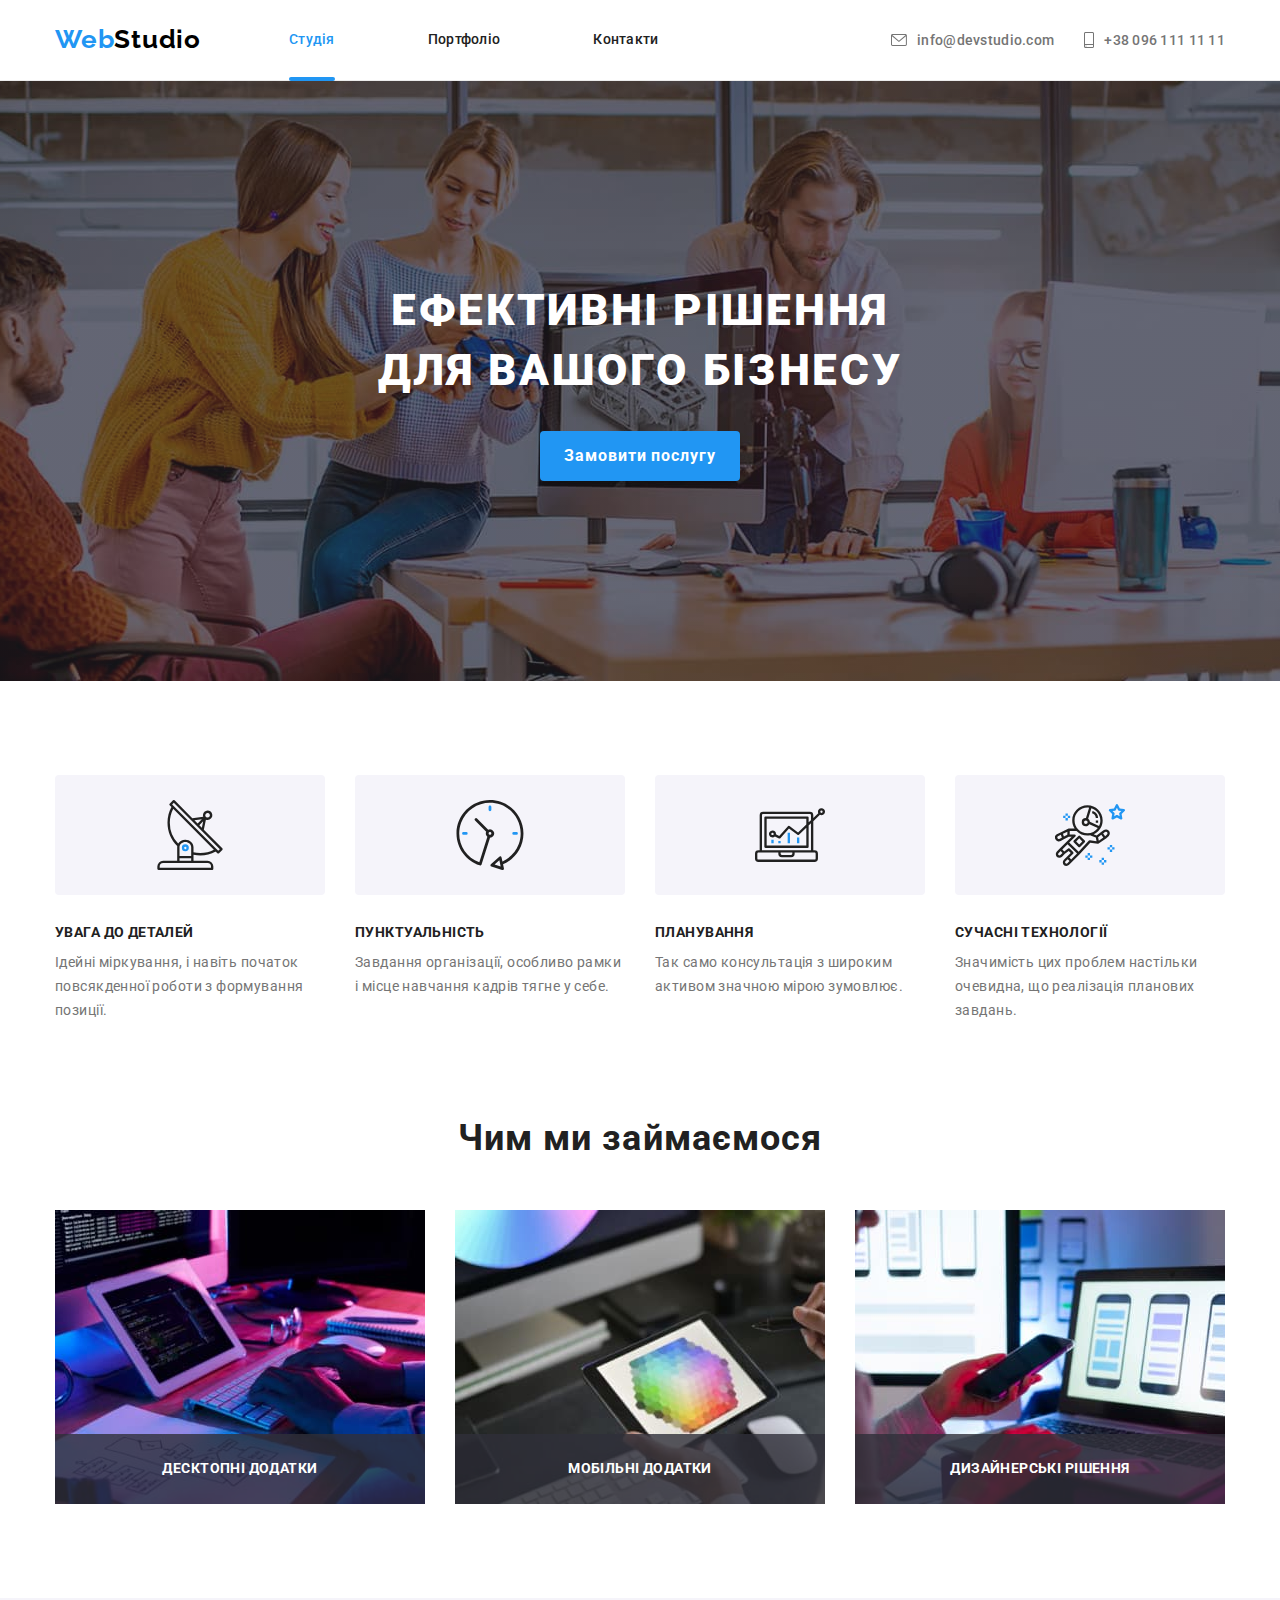
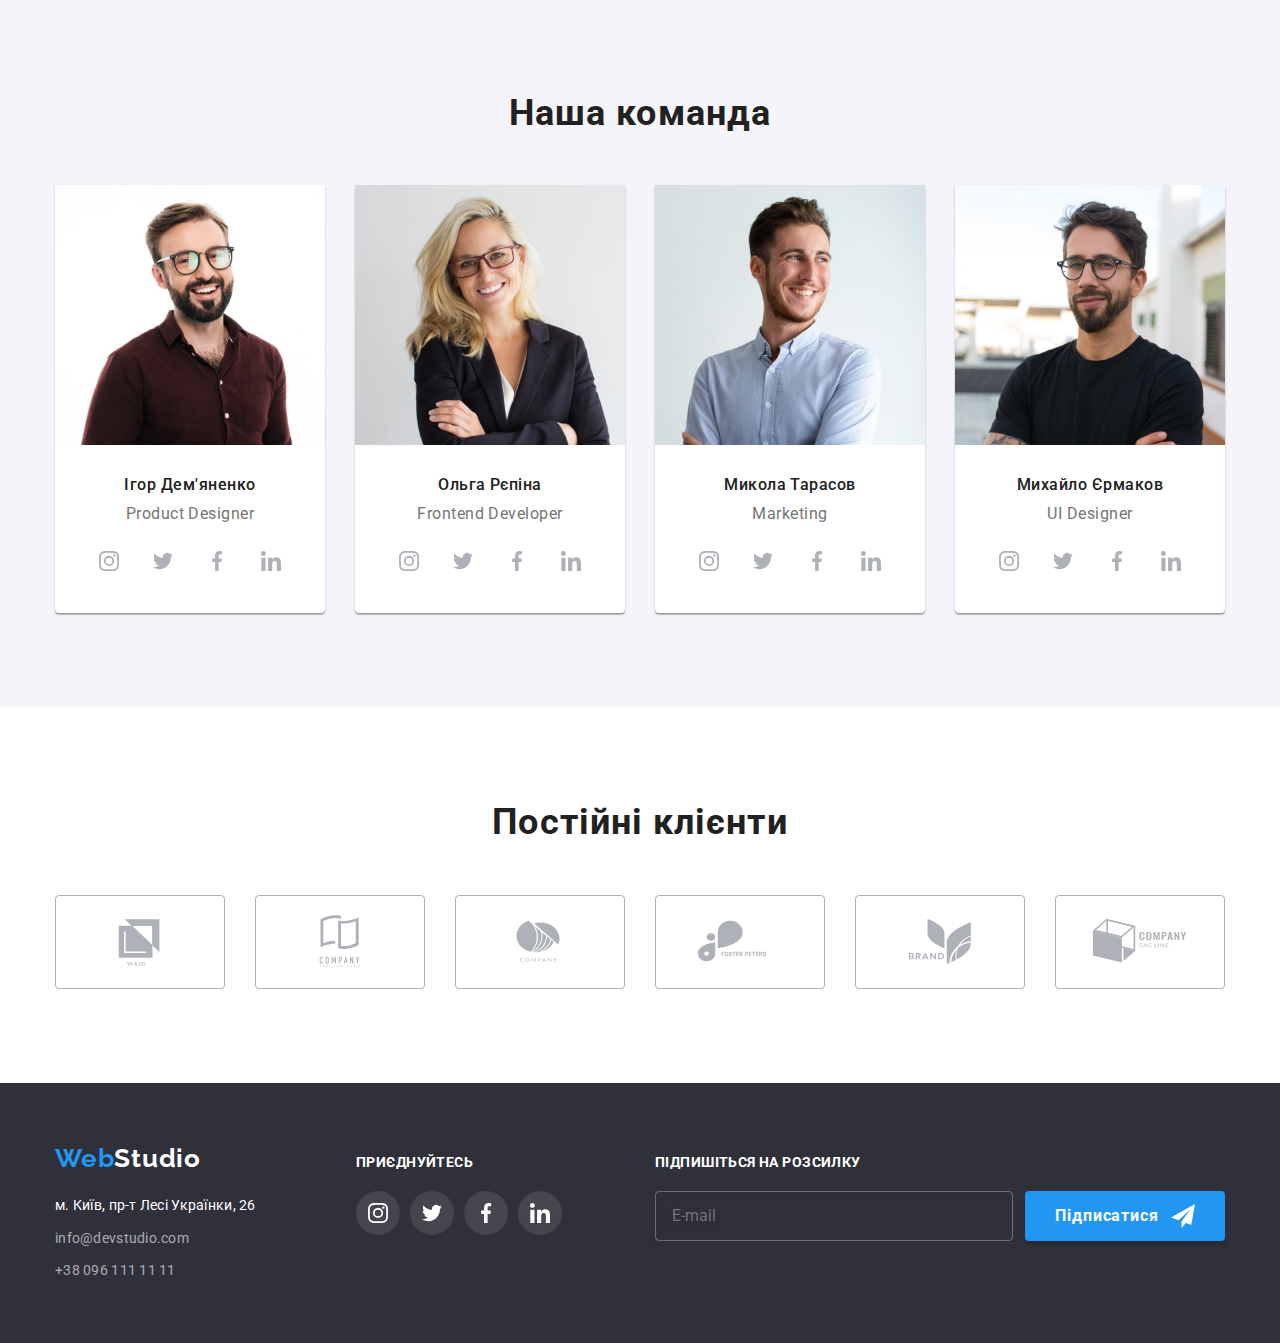
<file: index.html>
<!DOCTYPE html>
<html lang="en">
  <head>
    <meta charset="UTF-8" />
    <meta http-equiv="X-UA-Compatible" content="IE=edge" />
    <meta name="viewport" content="width=device-width, initial-scale=1.0" />
    <title>Document</title>
    <link rel="preconnect" href="https://fonts.googleapis.com" />
    <link rel="preconnect" href="https://fonts.gstatic.com" crossorigin />
    <link
      href="https://fonts.googleapis.com/css2?family=Raleway:wght@700&family=Roboto:wght@400;500;700;900&display=swap"
      rel="stylesheet"
    />
    <link
      rel="stylesheet"
      href="https://cdnjs.cloudflare.com/ajax/libs/modern-normalize/1.1.0/modern-normalize.min.css"
    />
    <!-- <link rel="stylesheet" href="./css/style.css" /> -->
    <link rel="stylesheet" href="./css/main.min.css" />
  </head>
  <body>
    <header class="header">
      <div class="container header__container">
        <nav class="header__nav navigation">
          <a class="logo logo--black" href="./index.html"> Web<span>Studio</span></a>
          <ul class="navigation__list list">
            <li class="navigation__item">
              <a class="navigation__link navigation__link--current" href="./index.html">Студія</a>
            </li>
            <li class="navigation__item">
              <a class="navigation__link" href="./portfolio.html">Портфоліо</a>
            </li>
            <li class="navigation__item"><a class="navigation__link" href="/">Контакти</a></li>
          </ul>
        </nav>
        <ul class="header-contacts list">
          <li class="header-contacts__item">
            <a class="header-contacts__link" href="mailto:mango@mail.pig">
              <svg class="header-contacts__icon header-contacts__icon--meil">
                <use href="./images/icons.svg#icon-meil"></use>
              </svg>
              info@devstudio.com
            </a>
          </li>
          <li class="header-contacts__item">
            <a class="header-contacts__link" href="tel:+1112223344">
              <svg class="header-contacts__icon header-contacts__icon--smartphone">
                <use href="./images/icons.svg#icon-smartphone"></use>
              </svg>
              +38 096 111 11 11</a
            >
          </li>
        </ul>
      </div>
    </header>
    <main>
      <section class="section hero__overlay">
        <div class="container">
          <h1 class="hero__title">
            Ефективні рішення<br />
            для вашого бізнесу
          </h1>
          <button data-modal-open class="button button--primary" type="button">
            Замовити послугу
          </button>
        </div>
      </section>

      <!-- advantages -->
      <section class="section advantages">
        <div class="container">
          <ul class="advantages row list">
            <li class="advantages__item">
              <div class="advantages__icon-box">
                <svg class="advantages__icon">
                  <use href="./images/icons.svg#icon-antenna"></use>
                </svg>
              </div>
              <h2 class="advantages__title">УВАГА ДО ДЕТАЛЕЙ</h2>
              <p class="advantages__text">
                Ідейні міркування, і навіть початок повсякденної роботи з формування позиції.
              </p>
            </li>
            <li class="advantages__item">
              <div class="advantages__icon-box">
                <svg class="advantages__icon">
                  <use href="./images/icons.svg#icon-clock"></use>
                </svg>
              </div>
              <h2 class="advantages__title">ПУНКТУАЛЬНІСТЬ</h2>
              <p class="advantages__text">
                Завдання організації, особливо рамки і місце навчання кадрів тягне у себе.
              </p>
            </li>
            <li class="advantages__item">
              <div class="advantages__icon-box">
                <svg class="advantages__icon">
                  <use href="./images/icons.svg#icon-diagram"></use>
                </svg>
              </div>
              <h2 class="advantages__title">ПЛАНУВАННЯ</h2>
              <p class="advantages__text">
                Так само консультація з широким активом значною мірою зумовлює.
              </p>
            </li>
            <li class="advantages__item">
              <div class="advantages__icon-box">
                <svg class="advantages__icon">
                  <use href="./images/icons.svg#icon-astronaut"></use>
                </svg>
              </div>
              <h2 class="advantages__title">СУЧАСНІ ТЕХНОЛОГІЇ</h2>
              <p class="advantages__text">
                Значимість цих проблем настільки очевидна, що реалізація планових завдань.
              </p>
            </li>
          </ul>
        </div>
      </section>

      <!-- section works -->
      <section class="section">
        <div class="container">
          <h2 class="section-title">Чим ми займаємося</h2>
          <ul class="row list">
            <li class="works__item">
              <img src="./images/work-1.jpg" class="works__img" alt="Studing" />
              <p class="works__title">Десктопні додатки</p>
            </li>
            <li class="works__item">
              <img src="./images/work-2.jpg" class="works__img" alt="Development a site" />
              <p class="works__title">Мобільні додатки</p>
            </li>
            <li class="works__item">
              <img
                src="./images/work-3.jpg"
                class="works__img"
                alt="Creating a design"
                width="370"
              />
              <p class="works__title">Дизайнерські рішення</p>
            </li>
          </ul>
        </div>
      </section>

      <!-- section team -->
      <section class="section team">
        <div class="container">
          <h2 class="section-title">Наша команда</h2>
          <ul class="team row list">
            <li class="team__item">
              <img class="teqm__img" src="./images/team-1.jpg" alt="Product Designer" />
              <div class="team__box">
                <h3 class="team__name">Ігор Дем'яненко</h3>
                <p class="team__job">Product Designer</p>
                <ul class="social list">
                  <li class="social__item">
                    <a class="social__link" href="">
                      <svg class="social__icon">
                        <use href="./images/icons.svg#icon-instagram"></use>
                      </svg>
                    </a>
                  </li>
                  <li class="social__item">
                    <a class="social__link" href="">
                      <svg class="social__icon">
                        <use href="./images/icons.svg#icon-twitter"></use>
                      </svg>
                    </a>
                  </li>
                  <li class="social__item">
                    <a class="social__link" href="">
                      <svg class="social__icon">
                        <use href="./images/icons.svg#icon-facebook"></use>
                      </svg>
                    </a>
                  </li>
                  <li class="social__item">
                    <a class="social__link" href="">
                      <svg class="social__icon">
                        <use href="./images/icons.svg#icon-linkedin"></use>
                      </svg>
                    </a>
                  </li>
                </ul>
              </div>
            </li>
            <li class="team__item">
              <img class="teqm__img" src="./images/team-4.jpg" alt="Frontend Developer" />
              <div class="team__box">
                <h3 class="team__name">Ольга Рєпіна</h3>
                <p class="team__job">Frontend Developer</p>
                <ul class="social list">
                  <li class="social__item">
                    <a class="social__link" href="">
                      <svg class="social__icon">
                        <use href="./images/icons.svg#icon-instagram"></use>
                      </svg>
                    </a>
                  </li>
                  <li class="social__item">
                    <a class="social__link" href="">
                      <svg class="social__icon">
                        <use href="./images/icons.svg#icon-twitter"></use>
                      </svg>
                    </a>
                  </li>
                  <li class="social__item">
                    <a class="social__link" href="">
                      <svg class="social__icon">
                        <use href="./images/icons.svg#icon-facebook"></use>
                      </svg>
                    </a>
                  </li>
                  <li class="social__item">
                    <a class="social__link" href="">
                      <svg class="social__icon">
                        <use href="./images/icons.svg#icon-linkedin"></use>
                      </svg>
                    </a>
                  </li>
                </ul>
              </div>
            </li>
            <li class="team__item">
              <img class="teqm__img" src="./images/team-3.jpg" alt="Marketing" />
              <div class="team__box">
                <h3 class="team__name">Микола Тарасов</h3>
                <p class="team__job">Marketing</p>
                <ul class="social list">
                  <li class="social__item">
                    <a class="social__link" href="">
                      <svg class="social__icon instagram">
                        <use href="./images/icons.svg#icon-instagram"></use>
                      </svg>
                    </a>
                  </li>
                  <li class="social__item">
                    <a class="social__link" href="">
                      <svg class="social__icon linkedin">
                        <use href="./images/icons.svg#icon-twitter"></use>
                      </svg>
                    </a>
                  </li>
                  <li class="social__item">
                    <a class="social__link" href="">
                      <svg class="social__icon linkedin">
                        <use href="./images/icons.svg#icon-facebook"></use>
                      </svg>
                    </a>
                  </li>
                  <li class="social__item">
                    <a class="social__link" href="">
                      <svg class="social__icon linkedin">
                        <use href="./images/icons.svg#icon-linkedin"></use>
                      </svg>
                    </a>
                  </li>
                </ul>
              </div>
            </li>
            <li class="team__item">
              <img class="teqm__img" src="./images/team-2.jpg" alt="UI Designer" />
              <div class="team__box">
                <h3 class="team__name">Михайло Єрмаков</h3>
                <p class="team__job">UI Designer</p>
                <ul class="social social__team list">
                  <li class="social__item">
                    <a class="social__link" href="">
                      <svg class="social__icon">
                        <use href="./images/icons.svg#icon-instagram"></use>
                      </svg>
                    </a>
                  </li>
                  <li class="social__item">
                    <a class="social__link" href="">
                      <svg class="social__icon">
                        <use href="./images/icons.svg#icon-twitter"></use>
                      </svg>
                    </a>
                  </li>
                  <li class="social__item">
                    <a class="social__link" href="">
                      <svg class="social__icon">
                        <use href="./images/icons.svg#icon-facebook"></use>
                      </svg>
                    </a>
                  </li>
                  <li class="social__item">
                    <a class="social__link" href="">
                      <svg class="social__icon">
                        <use href="./images/icons.svg#icon-linkedin"></use>
                      </svg>
                    </a>
                  </li>
                </ul>
              </div>
            </li>
          </ul>
        </div>
      </section>

      <!-- Clients -->
      <section class="section clients">
        <div class="container">
          <h2 class="section-title">Постійні клієнти</h2>
          <ul class="row list">
            <li class="clients__item">
              <a href="" target="_blank" class="clients__link">
                <svg class="clients__icon">
                  <use href="./images/icons.svg#icon-logo-1"></use>
                </svg>
              </a>
            </li>
            <li class="clients__item">
              <a href="" target="_blank" class="clients__link">
                <svg class="clients__icon">
                  <use href="./images/icons.svg#icon-logo-2"></use>
                </svg>
              </a>
            </li>
            <li class="clients__item">
              <a href="" target="_blank" class="clients__link">
                <svg class="clients__icon">
                  <use href="./images/icons.svg#icon-logo-3"></use>
                </svg>
              </a>
            </li>
            <li class="clients__item">
              <a href="" target="_blank" class="clients__link">
                <svg class="clients__icon">
                  <use href="./images/icons.svg#icon-logo-4"></use>
                </svg>
              </a>
            </li>
            <li class="clients__item">
              <a href="" target="_blank" class="clients__link">
                <svg class="clients__icon">
                  <use href="./images/icons.svg#icon-logo-5"></use>
                </svg>
              </a>
            </li>
            <li class="clients__item">
              <a href="" target="_blank" class="clients__link">
                <svg class="clients__icon">
                  <use href="./images/icons.svg#icon-logo-6"></use>
                </svg>
              </a>
            </li>
          </ul>
        </div>
      </section>

      <!-- Modal window -->
      <div class="backdrop is-hidden" data-modal>
        <div class="popup">
          <button data-modal-close class="popup__close-btn btn-reset" type="button">
            <svg class="popup__close-icon">
              <use href="./images/icons.svg#icon-close"></use>
            </svg>
          </button>
          <section class="popup__form">
            <h1 class="popup__title">Залиште свої дані, ми вам передзвонимо</h1>
            <form class="form-popup" autocomplete="off">
              <div role="group">
                <div class="form-popup__field">
                  <label for="name" class="form-popup__label">Ім'я</label>
                  <input type="text" class="form-popup__input" name="name" id="name" />
                  <svg class="form-popup__icon">
                    <use href="./images/icons.svg#icon-person"></use>
                  </svg>
                </div>
                <div class="form-popup__field">
                  <label for="phone" class="form-popup__label">Телефон</label>
                  <input type="tel" class="form-popup__input" name="phone" id="phone" />
                  <svg class="form-popup__icon">
                    <use href="./images/icons.svg#icon-email"></use>
                  </svg>
                </div>
                <div class="form-popup__field">
                  <label for="emeil" class="form-popup__label">Пошта</label>
                  <input type="email" class="form-popup__input" name="emeil" id="emeil" />
                  <svg class="form-popup__icon">
                    <use href="./images/icons.svg#icon-phone"></use>
                  </svg>
                </div>
              </div>
              <div class="form-popup__field">
                <label for="comment" class="form-popup__label">Коментар</label>
                <textarea
                  class="form-popup__comment"
                  name="comment"
                  placeholder="Введіть текст"
                  id="comment"
                ></textarea>
              </div>
              <div class="form-popup__field form-popup__field--checkbox">
                <label class="form-popup__label form-popup__label--checkbox">
                  <input
                    class="form-popup__checkbox"
                    type="checkbox"
                    name="policy"
                    value="policy"
                  />
                  <span class="form-popup__check-icon"></span>
                  Погоджуюся з розсилкою та приймаю&nbsp;
                  <a href="/">Умови договору</a>
                </label>
              </div>

              <button type="submit" class="button button--primary form-popup__btn">
                Відправити
              </button>
            </form>
          </section>
        </div>
      </div>
    </main>

    <footer class="footer">
      <div class="container footer__container">
        <div class="footer__col-contact">
          <a class="logo logo--white" href="./index.html">Web<span>Studio</span></a>
          <address class="contact">
            <ul class="contact__list list">
              <li class="contact__item">
                <a class="contact__link contact__link--white" href=""
                  >м. Київ, пр-т Лесі Українки, 26</a
                >
              </li>
              <li class="contact__item">
                <a class="contact__link" href="mailto:mango@mail.pig">info@devstudio.com</a>
              </li>
              <li class="contact__item">
                <a class="contact__link" href="tel:+1112223344">+38 096 111 11 11</a>
              </li>
            </ul>
          </address>
        </div>
        <div class="footer__col-social">
          <h2 class="footer__title">приєднуйтесь</h2>
          <ul class="social list">
            <li class="social__item">
              <a class="social__link social__link--dark" href="" target="_blank">
                <svg class="social__icon">
                  <use href="./images/icons.svg#icon-instagram"></use>
                </svg>
              </a>
            </li>
            <li class="social-item">
              <a class="social__link social__link--dark" href="">
                <svg class="social__icon">
                  <use href="./images/icons.svg#icon-twitter"></use>
                </svg>
              </a>
            </li>
            <li class="social-item">
              <a class="social__link social__link--dark" href="">
                <svg class="social__icon">
                  <use href="./images/icons.svg#icon-facebook"></use>
                </svg>
              </a>
            </li>
            <li class="social-item">
              <a class="social__link social__link--dark" href="">
                <svg class="social__icon">
                  <use href="./images/icons.svg#icon-linkedin"></use>
                </svg>
              </a>
            </li>
          </ul>
        </div>
        <div class="footer__col-mailing">
          <form class="form-footer">
            <label class="form-footer__field">
              <span class="footer__title">Підпишіться на розсилку</span>
              <input
                type="email"
                class="form-footer__input"
                name="meil-footer"
                placeholder="E-mail"
              />
            </label>

            <button type="submit" class="button button--primary form-footer__btn">
              Підписатися
              <svg class="form-footer__icon">
                <use href="./images/icons.svg#icon-send"></use>
              </svg>
            </button>
          </form>
        </div>
      </div>
    </footer>

    <script src="./js/modal.js"></script>
  </body>
</html>
</file>
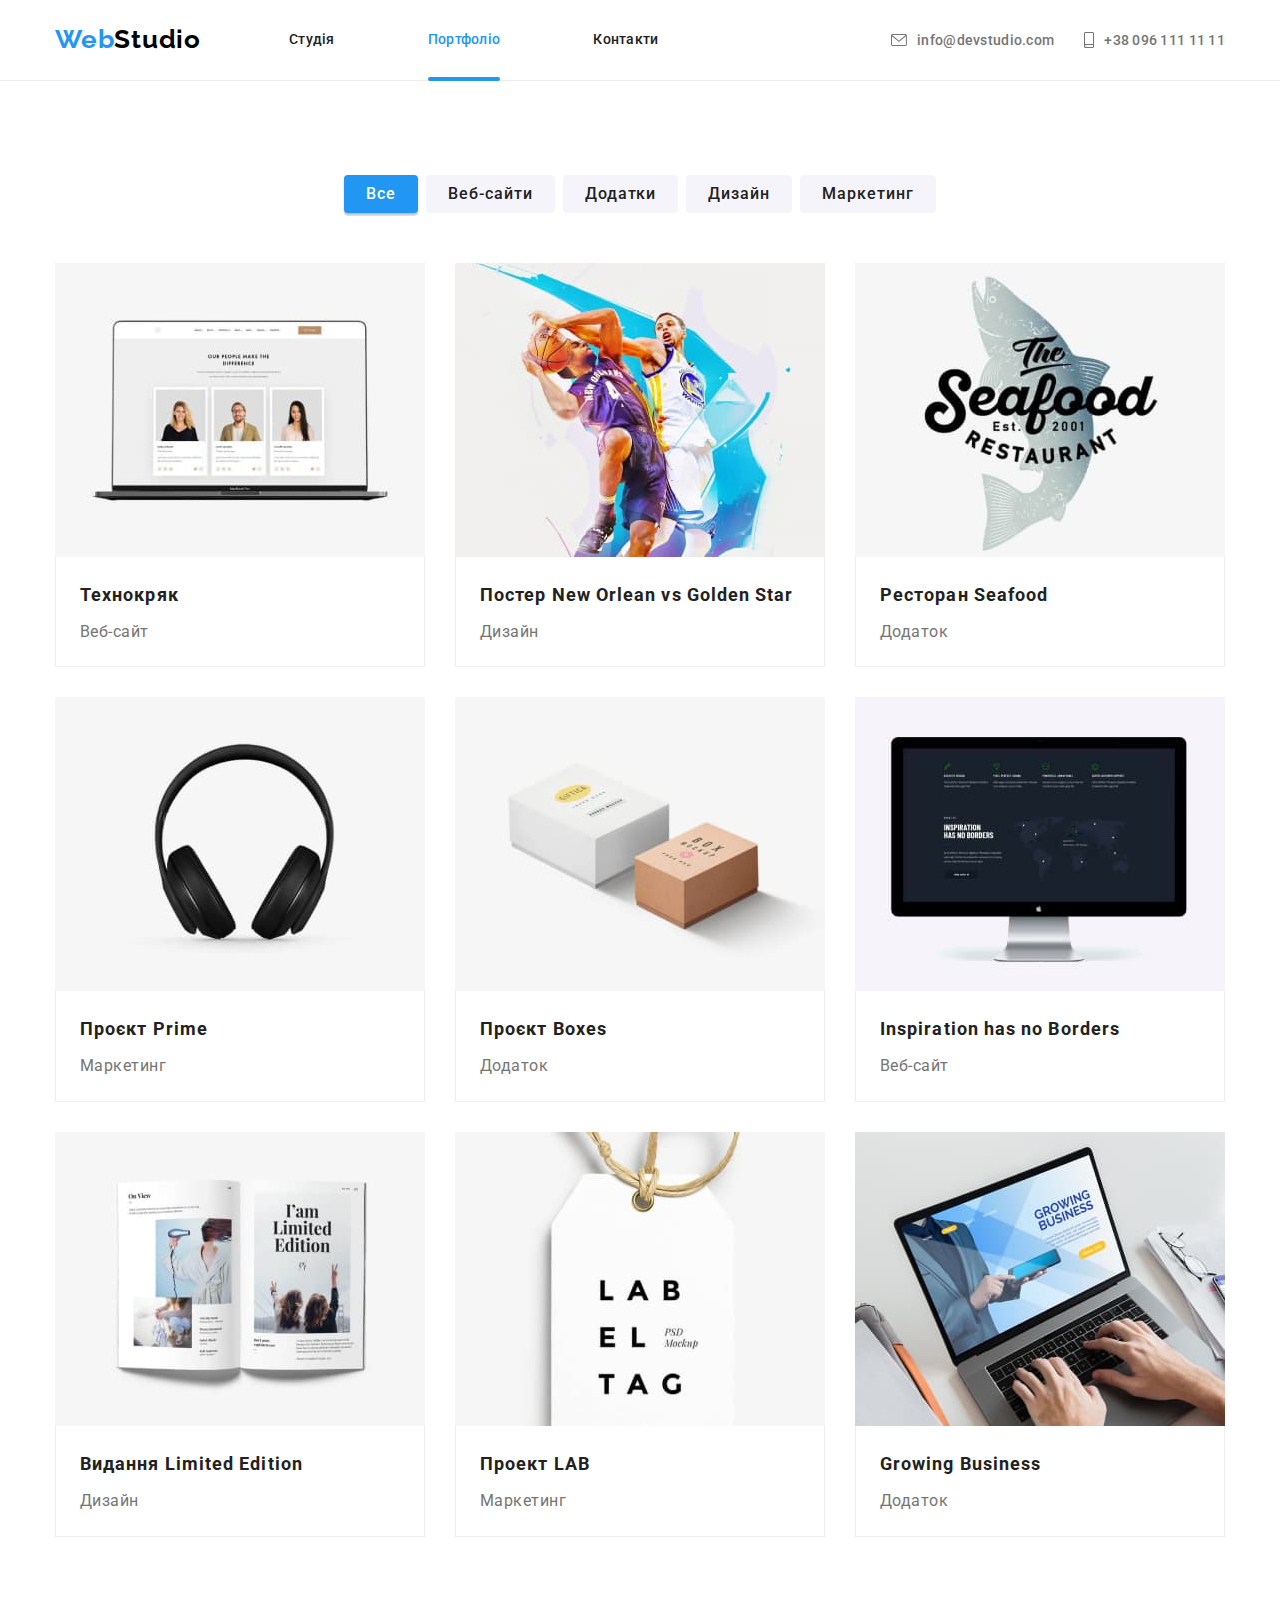
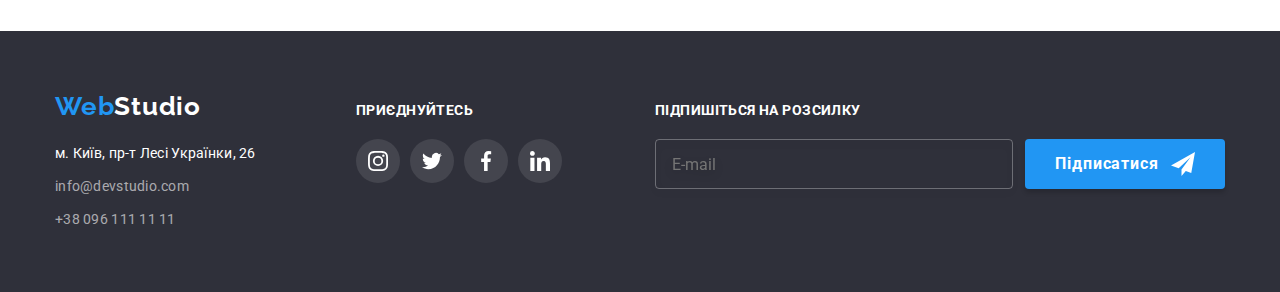
<file: portfolio.html>
<!DOCTYPE html>
<html lang="en">
  <head>
    <meta charset="UTF-8" />
    <meta http-equiv="X-UA-Compatible" content="IE=edge" />
    <meta name="viewport" content="width=device-width, initial-scale=1.0" />
    <title>Document</title>
    <link rel="preconnect" href="https://fonts.googleapis.com" />
    <link rel="preconnect" href="https://fonts.gstatic.com" crossorigin />
    <link
      href="https://fonts.googleapis.com/css2?family=Raleway:wght@700&family=Roboto:wght@400;500;700;900&display=swap"
      rel="stylesheet"
    />
    <link
      rel="stylesheet"
      href="https://cdnjs.cloudflare.com/ajax/libs/modern-normalize/1.1.0/modern-normalize.min.css"
    />
    <!-- <link rel="stylesheet" href="./css/style.css" /> -->
    <link rel="stylesheet" href="./css/main.min.css" />
  </head>
  <body>
    <header class="header">
      <div class="container header__container">
        <nav class="header__nav navigation">
          <a class="logo logo--black" href="./index.html"> Web<span>Studio</span></a>
          <ul class="navigation__list list">
            <li class="navigation__item">
              <a class="navigation__link" href="./index.html">Студія</a>
            </li>
            <li class="navigation__item">
              <a class="navigation__link navigation__link--current" href="./portfolio.html"
                >Портфоліо</a
              >
            </li>
            <li class="navigation__item"><a class="navigation__link" href="/">Контакти</a></li>
          </ul>
        </nav>
        <ul class="header-contacts list">
          <li class="header-contacts__item">
            <a class="header-contacts__link" href="mailto:mango@mail.pig">
              <svg class="header-contacts__icon header-contacts__icon--meil">
                <use href="./images/icons.svg#icon-meil"></use>
              </svg>
              info@devstudio.com
            </a>
          </li>
          <li class="header-contacts__item">
            <a class="header-contacts__link" href="tel:+1112223344">
              <svg class="header-contacts__icon header-contacts__icon--smartphone">
                <use href="./images/icons.svg#icon-smartphone"></use>
              </svg>
              +38 096 111 11 11</a
            >
          </li>
        </ul>
      </div>
    </header>

    <main>
      <!-- filter -->
      <div class="section">
        <div class="container">
          <ul class="filter list">
            <li class="filter__item">
              <button class="button__tab button__tab--active" type="button">Все</button>
            </li>
            <li class="filter__item">
              <button class="button__tab" type="button">Веб-сайти</button>
            </li>
            <li class="filter__item">
              <button class="button__tab" type="button">Додатки</button>
            </li>
            <li class="filter__item">
              <button class="button__tab" type="button">Дизайн</button>
            </li>
            <li class="filter__item">
              <button class="button__tab" type="button">Маркетинг</button>
            </li>
          </ul>

          <!-- works -->
          <section>
            <ul class="portfolio list">
              <li class="portfolio__item">
                <div class="portfolio__thumb">
                  <img src="./images/portfolio-1.jpg" alt="portfolio 1" />
                  <p class="portfolio__description">
                    Ресурс пропонує комплексні пропозиції з різним рівнем функціоналу та сервісів.
                    Все це дозволить відвідувачу отримати вичерпні відомості про компанію чи
                    приватну особу.
                  </p>
                </div>
                <div class="portfolio__info-box">
                  <h3 class="portfolio__title">Технокряк</h3>
                  <p class="portfolio__type">Веб-сайт</p>
                </div>
              </li>
              <li class="portfolio__item">
                <div class="portfolio__thumb">
                  <img src="./images/portfolio-2.jpg" alt="portfolio 2" />
                  <p class="portfolio__description">
                    Ресурс пропонує комплексні пропозиції з різним рівнем функціоналу та сервісів.
                    Все це дозволить відвідувачу отримати вичерпні відомості про компанію чи
                    приватну особу.
                  </p>
                </div>
                <div class="portfolio__info-box">
                  <h3 class="portfolio__title">Постер New Orlean vs Golden Star</h3>
                  <p class="portfolio__type">Дизайн</p>
                </div>
              </li>
              <li class="portfolio__item">
                <div class="portfolio__thumb">
                  <img src="./images/portfolio-3.jpg" alt="portfolio 3" />
                  <p class="portfolio__description">
                    Ресурс пропонує комплексні пропозиції з різним рівнем функціоналу та сервісів.
                    Все це дозволить відвідувачу отримати вичерпні відомості про компанію чи
                    приватну особу.
                  </p>
                </div>
                <div class="portfolio__info-box">
                  <h3 class="portfolio__title">Ресторан Seafood</h3>
                  <p class="portfolio__type">Додаток</p>
                </div>
              </li>
              <li class="portfolio__item">
                <div class="portfolio__thumb">
                  <img src="./images/portfolio-4.jpg" alt="portfolio 4" />
                  <p class="portfolio__description">
                    Ресурс пропонує комплексні пропозиції з різним рівнем функціоналу та сервісів.
                    Все це дозволить відвідувачу отримати вичерпні відомості про компанію чи
                    приватну особу.
                  </p>
                </div>
                <div class="portfolio__info-box">
                  <h3 class="portfolio__title">Проєкт Prime</h3>
                  <p class="portfolio__type">Маркетинг</p>
                </div>
              </li>
              <li class="portfolio__item">
                <div class="portfolio__thumb">
                  <img src="./images/portfolio-5.jpg" alt="portfolio 5" />
                  <p class="portfolio__description">
                    Ресурс пропонує комплексні пропозиції з різним рівнем функціоналу та сервісів.
                    Все це дозволить відвідувачу отримати вичерпні відомості про компанію чи
                    приватну особу.
                  </p>
                </div>
                <div class="portfolio__info-box">
                  <h3 class="portfolio__title">Проєкт Boxes</h3>
                  <p class="portfolio__type">Додаток</p>
                </div>
              </li>
              <li class="portfolio__item">
                <div class="portfolio__thumb">
                  <img src="./images/portfolio-6.jpg" alt="portfolio 6" />
                  <p class="portfolio__description">
                    Ресурс пропонує комплексні пропозиції з різним рівнем функціоналу та сервісів.
                    Все це дозволить відвідувачу отримати вичерпні відомості про компанію чи
                    приватну особу.
                  </p>
                </div>
                <div class="portfolio__info-box">
                  <h3 class="portfolio__title">Inspiration has no Borders</h3>
                  <p class="portfolio__type">Веб-сайт</p>
                </div>
              </li>
              <li class="portfolio__item">
                <div class="portfolio__thumb">
                  <img src="./images/portfolio-7.jpg" alt="portfolio 7" />
                  <p class="portfolio__description">
                    Ресурс пропонує комплексні пропозиції з різним рівнем функціоналу та сервісів.
                    Все це дозволить відвідувачу отримати вичерпні відомості про компанію чи
                    приватну особу.
                  </p>
                </div>
                <div class="portfolio__info-box">
                  <h3 class="portfolio__title">Видання Limited Edition</h3>
                  <p class="portfolio__type">Дизайн</p>
                </div>
              </li>
              <li class="portfolio__item">
                <div class="portfolio__thumb">
                  <img src="./images/portfolio-8.jpg" alt="portfolio 8" />
                  <p class="portfolio__description">
                    Ресурс пропонує комплексні пропозиції з різним рівнем функціоналу та сервісів.
                    Все це дозволить відвідувачу отримати вичерпні відомості про компанію чи
                    приватну особу.
                  </p>
                </div>
                <div class="portfolio__info-box">
                  <h3 class="portfolio__title">Проект LAB</h3>
                  <p class="portfolio__type">Маркетинг</p>
                </div>
              </li>
              <li class="portfolio__item">
                <div class="portfolio__thumb">
                  <img src="./images/portfolio-9.jpg" alt="portfolio 9" />
                  <p class="portfolio__description">
                    Ресурс пропонує комплексні пропозиції з різним рівнем функціоналу та сервісів.
                    Все це дозволить відвідувачу отримати вичерпні відомості про компанію чи
                    приватну особу.
                  </p>
                </div>
                <div class="portfolio__info-box">
                  <h3 class="portfolio__title">Growing Business</h3>
                  <p class="portfolio__type">Додаток</p>
                </div>
              </li>
            </ul>
          </section>
        </div>
      </div>
    </main>

    <footer class="footer">
      <div class="container footer__container">
        <div class="footer__col-contact">
          <a class="logo logo--white" href="./index.html">Web<span>Studio</span></a>
          <address class="contact">
            <ul class="contact__list list">
              <li class="contact__item">
                <a class="contact__link contact__link--white" href=""
                  >м. Київ, пр-т Лесі Українки, 26</a
                >
              </li>
              <li class="contact__item">
                <a class="contact__link" href="mailto:mango@mail.pig">info@devstudio.com</a>
              </li>
              <li class="contact__item">
                <a class="contact__link" href="tel:+1112223344">+38 096 111 11 11</a>
              </li>
            </ul>
          </address>
        </div>
        <div class="footer__col-social">
          <h2 class="footer__title">приєднуйтесь</h2>
          <ul class="social list">
            <li class="social__item">
              <a class="social__link social__link--dark" href="" target="_blank">
                <svg class="social__icon">
                  <use href="./images/icons.svg#icon-instagram"></use>
                </svg>
              </a>
            </li>
            <li class="social-item">
              <a class="social__link social__link--dark" href="">
                <svg class="social__icon">
                  <use href="./images/icons.svg#icon-twitter"></use>
                </svg>
              </a>
            </li>
            <li class="social-item">
              <a class="social__link social__link--dark" href="">
                <svg class="social__icon">
                  <use href="./images/icons.svg#icon-facebook"></use>
                </svg>
              </a>
            </li>
            <li class="social-item">
              <a class="social__link social__link--dark" href="">
                <svg class="social__icon">
                  <use href="./images/icons.svg#icon-linkedin"></use>
                </svg>
              </a>
            </li>
          </ul>
        </div>
        <div class="footer__col-mailing">
          <form class="form-footer">
            <label class="form-footer__field">
              <span class="footer__title">Підпишіться на розсилку</span>
              <input
                type="email"
                class="form-footer__input"
                name="meil-footer"
                placeholder="E-mail"
              />
            </label>

            <button type="submit" class="button button--primary form-footer__btn">
              Підписатися
              <svg class="form-footer__icon">
                <use href="./images/icons.svg#icon-send"></use>
              </svg>
            </button>
          </form>
        </div>
      </div>
    </footer>
  </body>
</html>
</file>
<file: css/style.css>
/* первичный цвет текста #212121 */
/* вторичный цвет текста #757575*/
/* белый цвет текста #FFFFFF*/

/* белый цвет фон #F5F5F5 */
/* вторичный цвет фона #F5F4FA */
/* акцент #2196F3 */
/* серый #AFB1B8*/

:root {
  --primary-text-color: #757575;
  --title-text-color: #212121;
  --accent-color: #2196f3;
  --white-color: #fff;
  --gray-color: #afb1b8;

  --primary-bg-color: #f5f5f5;
  --secondary-bg-color: #f5f4fa;

  --timing-function: cubic-bezier(0.4, 0, 0.2, 1);
}

body {
  background-color: var(--white-color);
  color: var(--primary-text-color);
  margin: 0;

  font-family: 'Roboto', sans-serif;
}

/*----------- Утилиты ------------*/

h1,
h2,
h3,
h5,
h6,
p {
  margin-top: 0;
  margin-bottom: 0;
}

ol,
ul {
  margin-top: 0;
  margin-bottom: 0;
  padding-left: 0;
}

address {
  font-style: normal;
}

img {
  display: block;
}

.list {
  list-style: none;
}

.link {
  text-decoration: none;
}

.container {
  width: 100%;
  max-width: 1200px;
  margin-left: auto;
  margin-right: auto;
  padding-left: 15px;
  padding-right: 15px;
}

/* ------------- Header -----------*/
.header {
  border-bottom: 1px solid #ececec;
}

.main-nav {
  display: flex;
  align-items: center;
  justify-content: space-between;
}

.header-nav {
  display: flex;
}

.logo {
  align-self: center;

  font-family: 'Raleway', sans-serif;
  color: #000;
  font-weight: 700;
  font-size: 26px;
  line-height: 1.2;
  letter-spacing: 0.03em;

  text-decoration: none;
}

.logo-blue {
  color: var(--accent-color);
}

.logo-white {
  display: block;
  margin-bottom: 20px;
  color: var(--white-color);
}

/*------------ Site nav ------------*/
.site-nav {
  display: flex;
  margin-left: 93px;
}

.site-nav .item:not(:last-child) {
  margin-right: 50px;
}

.site-nav .link {
  position: relative;
  display: block;
  padding: 32px 0;

  color: var(--title-text-color);
  font-style: normal;
  font-weight: 500;
  font-size: 14px;
  line-height: 1.14;
  letter-spacing: 0.02em;
  text-decoration: none;

  transition: color 250ms var(--timing-function);
}

.site-nav .link:hover,
.site-nav .link:focus,
.site-nav .link.current {
  color: var(--accent-color);
}

/* .site-nav .link::after {
  position: absolute;
  display: block;
  content: '';
  bottom: -1px;
  height: 4px;
  background-color: var(--accent-color);
  border-radius: 2px;
  width: 100%;

  transform: scale(0);
  transition: transform 250ms var(--timing-function);
} */

.site-nav .link.current::after {
  position: absolute;
  display: block;
  content: '';
  bottom: -1px;
  height: 4px;
  background-color: var(--accent-color);
  border-radius: 2px;
  width: 100%;

  transform: scale(1);

  transition: transform 250ms var(--timing-function);
}

/*---------------- Contacts header--------------------- */
.contacts {
  display: flex;
}

.contacts .item + .item {
  margin-left: 50px;
}

.contacts .link {
  display: flex;
  align-items: center;

  color: var(--primary-text-color);
  font-weight: 500;
  font-style: normal;
  font-size: 14px;
  line-height: 1.14;
  letter-spacing: 0.02em;
  text-decoration: none;

  transition: color 250ms var(--timing-function);
}

.contacts .link:hover,
.contacts .link:focus {
  color: var(--accent-color);
}

.contacts .icon-link {
  margin-right: 10px;

  fill: currentColor;
}

.icon-smartphone {
  width: 10px;
  height: 16px;
}

.icon-meil {
  width: 16px;
  height: 12px;
}

/*--------------- Main -----------*/
.section {
  padding: 94px 0;
}

.overlay {
  display: flex;
  align-items: center;
  padding: 0;
  height: 600px;
  max-width: 1600px;
  margin-left: auto;
  margin-right: auto;
  background-color: #c4c4c4;
  background-image: linear-gradient(to right, rgba(47, 48, 58, 0.4), rgba(47, 48, 58, 0.4)),
    url('../images/hero-img.jpg');
  background-repeat: no-repeat;
  background-position: center;
  background-size: cover;

  text-align: center;
}

.hero-title {
  margin-top: 0;
  margin-bottom: 30px;

  color: var(--white-color);
  font-weight: 900;
  font-size: 44px;
  line-height: 1.36;
  letter-spacing: 0.06em;
  text-transform: uppercase;
}

.button {
  font-family: inherit;
  border: none;
  border-radius: 4px;

  font-size: 16px;
  letter-spacing: 0.06em;
  cursor: pointer;

  transition: background-color 250ms var(--timing-function), color 250ms var(--timing-function);
}

.button.primary {
  padding: 10px 32px;
  background-color: var(--accent-color);
  color: var(--white-color);
  font-weight: 700;
  line-height: 1.87;
  box-shadow: 0px 4px 4px rgba(0, 0, 0, 0.15);

  transition: background-color 250ms var(--timing-function);
}

.button.primary:hover,
.button.primary:focus {
  background-color: #188ce8;
}

.button.secondary {
  padding: 6px 22px;
  background-color: var(--secondary-bg-color);
  color: var(--title-text-color);
  font-weight: 500;
  line-height: 1.6;

  transition: background-color 250ms var(--timing-function), color 250ms var(--timing-function),
    box-shadow 250ms var(--timing-function);
}

.button.secondary:hover,
.button.secondary:focus,
.button.active {
  background-color: var(--accent-color);
  color: var(--white-color);
  box-shadow: 0px 3px 1px rgba(0, 0, 0, 0.1), 0px 1px 2px rgba(0, 0, 0, 0.08),
    0px 2px 2px rgba(0, 0, 0, 0.12);
}

.button.btn-center {
  margin-left: auto;
  margin-right: auto;
}

.section-title {
  margin-bottom: 50px;

  color: var(--title-text-color);
  font-weight: 700;
  font-size: 36px;
  line-height: 1.2;
  text-align: center;
  letter-spacing: 0.03em;
}

/*------------ Works -----------------*/

.works {
  display: flex;
  gap: 30px;
}

.works .item {
  position: relative;
  display: flex;
  width: calc((100% - 60px) / 3);
  /* width: 370px; */
}

/* .works .item:not(:last-child) {
  margin-right: 30px;
} */

.works .title-works {
  position: absolute;
  bottom: 0;
  left: 0;
  display: flex;
  align-items: center;
  justify-content: center;
  width: 100%;
  height: 70px;

  background: rgba(47, 48, 58, 0.8);
  font-weight: 700;
  font-size: 14px;
  line-height: 1.14;
  text-align: center;
  letter-spacing: 0.03em;
  text-transform: uppercase;
  color: var(--white-color);
}

/*----------------- Advantages--------------- */
.advantages {
  display: flex;
  padding-bottom: 0;
}

.advantages .item {
  width: 270px;
  /* width: calc((100% - 90) / 4); */
}

.advantages .item:not(:last-child) {
  margin-right: 30px;
}

/* SVG через ::before  */
/* .advantages .item::before {
  display: block;
  content: '';
  height: 120px;
  background-size: 70px;
  background-position: center;
  background-repeat: no-repeat;
  background-color: var(--secondary-bg-color);
  background-image: url('../images/antenna.svg');
  margin-bottom: 30px;
  border-radius: 4px;
} */

.advantages .icon-box {
  display: flex;
  align-items: center;
  justify-content: center;
  height: 120px;
  width: 100%;
  background-color: var(--secondary-bg-color);
  margin-bottom: 30px;
  border-radius: 4px;
}

.icon-box .icon {
  width: 70px;
  height: 70px;
}

.advantages-title {
  color: var(--title-text-color);
  font-weight: 700;
  font-size: 14px;
  line-height: 1.14;
  letter-spacing: 0.03em;
  text-transform: uppercase;
  margin-bottom: 10px;
}

.advantages-text {
  font-weight: 400;
  font-size: 14px;
  line-height: 1.71;
  letter-spacing: 0.03em;
}

/*-------------- Team ------------- */
.team {
  display: flex;
}

.team .item {
  display: flex;
  flex-direction: column;
  width: 270px;
  background-color: var(--white-color);
  box-shadow: 0px 1px 3px rgba(0, 0, 0, 0.12), 0px 1px 1px rgba(0, 0, 0, 0.14),
    0px 2px 1px rgba(0, 0, 0, 0.2);
  border-radius: 0px 0px 4px 4px;
}

.team .item + .item {
  margin-left: 30px;
}

.section-team {
  background-color: var(--secondary-bg-color);
}

.team-box {
  padding-top: 30px;
  padding-bottom: 30px;
}

.team-name {
  color: var(--title-text-color);
  font-weight: 500;
  font-size: 16px;
  line-height: 1.2;
  text-align: center;
  letter-spacing: 0.03em;
  margin-bottom: 10px;
}

.team-job {
  margin-bottom: 16px;

  font-size: 16px;
  line-height: 1.2;
  text-align: center;
  letter-spacing: 0.03em;
}

.social-links {
  display: flex;
  align-items: center;
  margin-right: 93px;
}

.social-links .item + .item {
  margin-left: 10px;
}

.team-box .social-links {
  padding: 0 32px;
}

.social-item .link {
  display: flex;
  align-items: center;
  justify-content: center;
  color: var(--gray-color);
  width: 44px;
  height: 44px;
  border-radius: 50%;

  transition: background-color 250ms var(--timing-function), color 250ms var(--timing-function);
}

.social-item.dark .link {
  color: var(--white-color);
  background-color: rgba(255, 255, 255, 0.1);
}

.social-item .link:hover,
.social-item .link:focus {
  background-color: var(--accent-color);
  color: var(--white-color);
}

.social-links .social-item:not(:last-child) {
  margin-right: 10px;
}

.social-item .icon-link {
  width: 20px;
  height: 20px;
  fill: currentColor;
}

/* -------------- Clients ------------------ */
.clients {
  display: flex;
}

.clients .item {
  width: 170px;
}

.clients .item + .item {
  margin-left: 30px;
  /* width: calc((100% - 60px) / 6); */
}

.clients .link {
  display: flex;
  align-items: center;
  justify-content: center;
  color: var(--gray-color);
  padding: 16px 0;
  border: 1px solid var(--gray-color);
  border-radius: 4px;

  transition: border 250ms var(--timing-function), color 250ms var(--timing-function);
}

.clients .link:hover,
.clients .link:focus {
  border: 1px solid var(--accent-color);
  color: var(--accent-color);
}

.clients .link-icon {
  width: 106px;
  height: 60px;
  fill: currentColor;
}

/* ------------ Footer ------------*/
.footer {
  background: #2f303a;
  padding: 60px 0;
}

.footer-container {
  display: flex;
}

.col-contact {
  margin-right: 70px;
}

.contacts-footer {
  display: flex;
  flex-direction: column;
  width: 231px;
}

.contacts-footer .item:not(:last-child) {
  margin-bottom: 9px;
}

.contacts-footer .link {
  color: var(--white-color);
  font-style: normal;
  font-size: 14px;
  line-height: 1.14;
  letter-spacing: 0.02em;
  text-decoration: none;

  transition: color 250ms var(--timing-function);
}

.link.white-lite {
  color: rgba(255, 255, 255, 0.6);
}

.contacts-footer .link:hover,
.contacts-footer .link:focus {
  color: var(--accent-color);
}

.title-footer {
  margin-bottom: 20px;
  padding-top: 12px;

  color: var(--white-color);
  font-weight: 700;
  font-size: 14px;
  line-height: 1.14;
  letter-spacing: 0.03em;
  text-transform: uppercase;
}

/*--------------- Form footer --------------- */

.col-mailing {
  display: flex;
  flex-direction: column;
  width: 100%;
}

.form-footer {
  display: flex;
  align-items: flex-end;
}

.input-footer {
  cursor: pointer;
  margin: 0;
  padding: 15px 16px 15px 16px;
  height: 50px;
  width: 100%;
  margin-right: 12px;

  background-color: transparent;
  font: inherit;
  border: 1px solid rgba(255, 255, 255, 0.3);
  filter: drop-shadow(0px 4px 4px rgba(0, 0, 0, 0.15));
  border-radius: 4px;

  transition: border 250ms var(--timing-function);
}

/* .input-footer:hover, */
.input-footer:focus {
  border: 1px solid var(--accent-color);
}

.input-footer::placeholder {
  color: rgba(#fff, 0.6);
}

.footer-field {
  display: flex;
  flex-direction: column;
  width: calc(100% - 212px);
  margin-right: 12px;
}

.button.footer-btn {
  padding: 0 28px;
  height: 50px;
  width: 200px;
  display: flex;
  align-items: center;
  justify-content: center;

  line-height: 1.87;
}

.icon-send {
  margin-left: 12px;
  width: 24px;
  height: 24px;
  fill: var(--white-color);
}

/*---------------- PORTFOLIO-------------------- */
.filter-tabs {
  display: flex;
  justify-content: center;
  margin-bottom: 50px;
}

.filter-tabs .item + .item {
  margin-left: 8px;
}

.portfolio {
  display: flex;
  flex-wrap: wrap;
  /* margin: -15px; */
  gap: 30px;
}

.portfolio .item {
  /* width: 370px; */
  /* margin: 15px; */
  width: calc((100% - 60px) / 3);
  /* margin-bottom: 30px; */
  /* margin-right: 30px; */
  transition: box-shadow 250ms var(--timing-function), color 250ms var(--timing-function);
}

/* .portfolio .item:nth-child(3n) {
  margin-right: 0;
}

.portfolio .item:nth-last-child(-n + 3) {
  margin-bottom: 0;
} */

.portfolio .item:hover {
  box-shadow: 0px 1px 1px rgba(0, 0, 0, 0.12), 0px 4px 4px rgba(0, 0, 0, 0.06),
    1px 4px 6px rgba(0, 0, 0, 0.16);
}

.portfolio .item img {
  width: 100%;
}

.portfolio-thumb {
  position: relative;
  display: flex;
  overflow: hidden;
}

/* .portfolio-thumb::before {
  position: absolute;
  content: '';
  display: inline-block;
  top: 0;
  left: 0;
  width: 100%;
  height: 100%;

  background: rgba(33, 150, 243, 0.9);
  opacity: 0;
  transform: translateY(100%);
  transition: opacity 250ms var(--timing-function),
    transform 250ms var(--timing-function);
} */

/* .portfolio .item:hover .portfolio-thumb::before {
  opacity: 1;
  transform: rotateY(0);
  transition: opacity 200ms;
} */

.portfolio .description {
  position: absolute;
  display: flex;
  align-items: center;
  justify-content: center;
  padding: 0 24px;
  width: 100%;
  height: 100%;
  top: 50%;
  left: 50%;
  background: rgba(33, 150, 243, 0.9);
  transform: translate(-50%, 100%);

  font-size: 18px;
  line-height: 1.56;
  letter-spacing: 0.03em;
  color: var(--white-color);

  transition: transform 250ms var(--timing-function);
}

.portfolio .item:hover .description {
  transform: translate(-50%, -50%);
}

.portfolio .info-box {
  padding: 20px 24px;
  border: 1px solid #eeeeee;
  border-top: none;
}

.portfolio-title {
  margin-bottom: 4px;

  color: var(--title-text-color);
  font-weight: 700;
  font-size: 18px;
  line-height: 2;
  letter-spacing: 0.06em;
}

.portfolio-type {
  font-size: 16px;
  line-height: 1.88;
  letter-spacing: 0.03em;
  line-height: 1.87;
}

/*---------------- Modal window ---------------*/
.backdrop {
  position: fixed;
  top: 0;
  left: 0;
  width: 100%;
  height: 100%;
  background-color: rgba(0, 0, 0, 0.2);
  opacity: 1;

  transition: opacity 250ms var(--timing-function);
}

.backdrop.is-hidden {
  opacity: 0;
  pointer-events: none;
  visibility: hidden;
}

.backdrop.is-hidden .modal {
  transform: translate(-50%, -50%) scale(0.9);
}

.modal {
  position: absolute;
  top: 50%;
  left: 50%;

  min-width: 528px;
  min-height: 581px;
  background-color: var(--white-color);
  box-shadow: 0px 1px 3px rgba(0, 0, 0, 0.12), 0px 1px 1px rgba(0, 0, 0, 0.14),
    0px 2px 1px rgba(0, 0, 0, 0.2);
  border-radius: 4px;

  transform: translate(-50%, -50%) scale(1);
  transition: transform 250ms var(--timing-function);
}

.close-btn {
  position: absolute;
  right: 8px;
  top: 8px;
  width: 30px;
  height: 30px;
  cursor: pointer;

  border: 1px solid rgba(0, 0, 0, 0.1);
  border-radius: 50%;
  background-color: var(--white-color);
  color: #000;

  transition: color 250ms var(--timing-function);
}

.close-btn:hover {
  color: var(--accent-color);
}

.modal .icon-close {
  width: 11px;
  height: 11px;
  fill: currentColor;
}

.section-form {
  padding: 40px;
}

.section-form .title {
  display: block;
  margin-bottom: 12px;

  font-weight: 700;
  font-size: 20px;
  line-height: 1.15;
  text-align: center;
  letter-spacing: 0.03em;
  color: var(--title-text-color);
}

.form-field {
  position: relative;
  display: flex;
  flex-direction: column;
  margin-bottom: 10px;
}

.form-label {
  margin-bottom: 4px;

  font-size: 12px;
  line-height: 1.17;
  letter-spacing: 0.01em;
  color: var(--primary-text-color);
}

.form-label.policy {
  display: flex;
  align-items: center;
  font-size: 14px;
  line-height: 1.71;
  letter-spacing: 0.03em;
  color: var(--primary-text-color);
}

.checkbox {
  /* --webkit-appearance: none;
  --moz-appearance: none;
  appearance: none;

  position: absolute; */
  position: absolute;
  white-space: nowrap;
  width: 1px;
  height: 1px;
  overflow: hidden;
  border: 0;
  padding: 0;
  clip: rect(0 0 0 0);
  clip-path: inset(50%);
  margin: -1px;
}

.checkbox:checked + .checkbox-icon {
  background-color: var(--accent-color);
  background-image: url('../images/icon-check.svg');
  background-size: contain;
  background-origin: border-box;
  border-color: var(--accent-color);
}

.checkbox-icon {
  display: inline-block;
  width: 16px;
  height: 15px;
  border: 2px solid var(--title-text-color);
  border-radius: 2px;
  margin-right: 9px;
}

.policy-link {
  color: var(--accent-color);
}

.policy-link:hover {
  text-decoration: none;
}

.form-input {
  cursor: pointer;
  margin: 0;
  padding: 14px 15px 14px 42px;
  font: inherit;
  border: 1px solid rgba(33, 33, 33, 0.2);
  border-radius: 4px;
  height: 40px;
  width: 100%;

  transition: border 250ms var(--timing-function);
}

/* .form-input:hover, */
.form-input:focus {
  border: 1px solid var(--accent-color);
}

.form-icon {
  position: absolute;
  bottom: 20px;
  left: 15px;
  width: 18px;
  height: 18px;
  /* background-color: var(--accent-color); */

  fill: var(--title-text-color);

  transform: translateY(50%);
  transition: fill 250ms var(--timing-function);
}

/* .form-input:hover + .form-icon, */
.form-input:focus + .form-icon {
  fill: var(--accent-color);
}

.comment {
  margin: 0;
  padding: 12px 16px 12px 16px;
  font: inherit;
  border: 1px solid rgba(33, 33, 33, 0.2);
  border-radius: 4px;
  height: 120px;
  width: 100%;
  resize: none;
  transition: border 250ms var(--timing-function);
}

/* .comment:hover, */
.comment:focus {
  border: 1px solid var(--accent-color);
}

.comment::placeholder {
  font-size: 12px;
  line-height: 1.17;
  letter-spacing: 0.01em;
  color: rgba(117, 117, 117, 0.5);
}

.field-checkbox {
  flex-direction: row;
  margin-top: 20px;
  margin-bottom: 30px;
}

.send-btn {
  display: block;
  margin-left: auto;
  margin-right: auto;
}
</file>
<file: css/main.min.css>
h1,h2,h3,h5,h6,p{margin-top:0;margin-bottom:0}ol,ul{margin:0;padding-left:0}address{font-style:normal}img{display:block}a{color:currentColor}:active,:hover,:focus{outline:0;outline-offset:0}body{background-color:#fff;color:#757575;margin:0;font-family:"Roboto",sans-serif}body.modal-open{overflow:hidden}.list{list-style:none}.link{text-decoration:none}.section{padding:60px 0}@media screen and (min-width: 1200px){.section{padding:94px 0}}@media screen and (min-width: 768px){.row{display:flex;flex-wrap:wrap;gap:30px}}@media screen and (max-width: 1199px){.col{text-align:center}}@media screen and (max-width: 1199px){.col:not(:last-child){margin-bottom:60px}}@media screen and (min-width: 768px)and (max-width: 1199px){.col:not(:last-child){width:50%}}@media screen and (min-width: 768px)and (max-width: 1199px){.col:last-child{width:100%;max-width:450px;margin-left:auto;margin-right:auto}}.is-hidden{opacity:0;pointer-events:none;visibility:hidden}.logo{align-self:center;font-family:"Raleway",sans-serif;color:#2196f3;font-weight:700;font-size:24px;line-height:1.2;letter-spacing:.03em;text-decoration:none}@media screen and (min-width: 1200px){.logo{font-size:26px}}.logo--black span{color:#000}.logo--white{display:block;margin-bottom:20px}.logo--white span{color:#fff}.container{width:100%;margin-left:auto;margin-right:auto;padding-left:15px;padding-right:15px}@media screen and (min-width: 480px){.container{width:480px}}@media screen and (min-width: 768px){.container{width:768px}}@media screen and (min-width: 1200px){.container{width:1200px}}.button{font-family:inherit;border:none;border-radius:4px;font-size:16px;letter-spacing:.06em;cursor:pointer;transition:background-color 250ms cubic-bezier(0.4, 0, 0.2, 1),color 250ms cubic-bezier(0.4, 0, 0.2, 1)}.button--primary{padding:10px 24px;background-color:#2196f3;color:#fff;font-weight:700;line-height:1.87;box-shadow:0px 4px 4px rgba(0,0,0,.15);transition:background-color 250ms cubic-bezier(0.4, 0, 0.2, 1)}.button--primary:hover,.button--primary:focus{background-color:#188ce8}.button__tab{font-family:inherit;border:none;border-radius:4px;font-size:16px;letter-spacing:.06em;cursor:pointer;transition:background-color 250ms,color 250ms cubic-bezier(0.4, 0, 0.2, 1);padding:6px 22px;background-color:#f5f4fa;color:#212121;font-weight:500;line-height:1.6;transition:background-color 250ms cubic-bezier(0.4, 0, 0.2, 1),color 250ms cubic-bezier(0.4, 0, 0.2, 1),box-shadow 250ms cubic-bezier(0.4, 0, 0.2, 1)}.button__tab:hover,.button__tab:focus,.button__tab--active{background-color:#2196f3;color:#fff;box-shadow:0px 3px 1px rgba(0,0,0,.1),0px 1px 2px rgba(0,0,0,.08),0px 2px 2px rgba(0,0,0,.12)}.section-title{margin-bottom:30px;color:#212121;font-weight:700;font-size:28px;line-height:1.2;text-align:center;letter-spacing:.03em}@media screen and (min-width: 1200px){.section-title{margin-bottom:50px;font-size:36px}}.social{display:flex;align-items:center;justify-content:center;gap:10px}.social__team{padding:0 32px}.social__icon{width:20px;height:20px;fill:currentColor}.social__link{display:flex;align-items:center;justify-content:center;color:#afb1b8;width:44px;height:44px;border-radius:50%;transition:background-color 250ms cubic-bezier(0.4, 0, 0.2, 1),color 250ms cubic-bezier(0.4, 0, 0.2, 1)}.social__link--dark{color:#fff;background-color:rgba(255,255,255,.1)}.social__link:hover,.social__link:focus{background-color:#2196f3;color:#fff}.menu-container{display:none;padding:48px 40px;width:100%;height:100%;position:absolute;top:0;left:0;background:#fff;box-shadow:0px 4px 8px rgba(0,0,0,.04),0px 2px 4px rgba(0,0,0,.08),0px 1px 3px rgba(0,0,0,.16);color:#212121;font-weight:500;font-size:40px;line-height:1.17;letter-spacing:.02em}.menu-container.is-open{display:flex}.backdrop{position:fixed;z-index:5;top:0;left:0;width:100%;height:100%;background-color:rgba(0,0,0,.2);opacity:1;padding:93px 15px;overflow-y:scroll;transition:opacity 250ms cubic-bezier(0.4, 0, 0.2, 1),visibility 250ms cubic-bezier(0.4, 0, 0.2, 1)}.popup{position:relative;background-color:#fff;box-shadow:0px 1px 3px rgba(0,0,0,.12),0px 1px 1px rgba(0,0,0,.14),0px 2px 1px rgba(0,0,0,.2);border-radius:4px;opacity:1;transform:scale(1);transition:transform 250ms cubic-bezier(0.4, 0, 0.2, 1),opacity 250ms cubic-bezier(0.4, 0, 0.2, 1)}@media screen and (min-width: 600px){.popup{position:absolute;top:50%;left:50%;width:100%;max-width:450px;transform:translate(-50%, -50%) scale(1)}}@media screen and (min-width: 1200px){.popup{max-width:528px}}.backdrop.is-hidden .popup{opacity:0;transform:scale(0.3)}@media screen and (min-width: 600px){.backdrop.is-hidden .popup{transform:translate(-50%, -50%) scale(0.3)}}.popup__close-icon{width:11px;height:11px;fill:currentColor}.popup__form{padding:40px}.popup__title{display:block;margin-bottom:12px;font-weight:700;font-size:20px;line-height:1.5;text-align:center;letter-spacing:.03em;color:#212121}.popup__close-btn{position:absolute;right:8px;top:8px;width:30px;height:30px;cursor:pointer;border:1px solid rgba(0,0,0,.1);border-radius:50%;background-color:#fff;color:#000;transition:color 250ms cubic-bezier(0.4, 0, 0.2, 1)}.popup__close-btn:hover{color:#2196f3}.form-popup__checkbox{position:absolute;white-space:nowrap;width:1px;height:1px;overflow:hidden;border:0;padding:0;clip:rect(0 0 0 0);clip-path:inset(50%);margin:-1px}.form-popup__btn{display:block;margin-left:auto;margin-right:auto}.form-popup__field{position:relative;display:flex;flex-direction:column;margin-bottom:10px}.form-popup__field--checkbox{flex-direction:row;justify-content:center;margin-top:20px;margin-bottom:30px}.form-popup__label{margin-bottom:4px;font-size:12px;line-height:1.17;letter-spacing:.01em;color:#757575}.form-popup__input{cursor:pointer;margin:0;padding:14px 15px 14px 42px;font:inherit;border:1px solid rgba(33,33,33,.2);border-radius:4px;height:40px;width:100%;font-size:12px;line-height:1.17;transition:border 250ms cubic-bezier(0.4, 0, 0.2, 1)}.form-popup__input:focus{border:1px solid #2196f3}.form-popup__icon{position:absolute;bottom:20px;left:15px;width:18px;height:18px;fill:#212121;transform:translateY(50%);transition:fill 250ms cubic-bezier(0.4, 0, 0.2, 1)}.form-popup__input:focus .form-popup__icon{fill:#2196f3}.form-popup__comment{margin:0;padding:12px 16px 12px 16px;font-size:12px;line-height:1.17;letter-spacing:.01em;border:1px solid rgba(33,33,33,.2);border-radius:4px;height:120px;width:100%;resize:none;transition:border 250ms cubic-bezier(0.4, 0, 0.2, 1)}.form-popup__comment:focus{border:1px solid cubic-bezier(0.4, 0, 0.2, 1)}.form-popup__comment::placeholder{font-size:12px;line-height:1.17;letter-spacing:.01em;color:rgba(117,117,117,.5)}.form-popup__label--checkbox{display:flex;margin-bottom:0;font-size:12px;line-height:1.17;align-items:center;letter-spacing:.03em;color:#757575}@media screen and (min-width: 1200px){.form-popup__label--checkbox{font-size:14px;line-height:1.7}}.form-popup__label--checkbox a{color:#2196f3}.form-popup__label--checkbox a:hover{text-decoration:none}.form-popup__check-icon{display:inline-block;width:16px;height:15px;border:2px solid #212121;border-radius:2px;margin-right:9px}.form-popup__checkbox:checked+.form-popup__check-icon{background-color:#2196f3;background-image:url("../images/icon-check.svg");background-size:contain;background-origin:border-box;border-color:#2196f3}.header{border-bottom:1px solid #ececec}@media screen and (max-width: 767px){.header__container{padding-top:16px;padding-bottom:16px}}@media screen and (min-width: 768px){.header__container{display:flex;align-items:center;justify-content:space-between;flex-wrap:nowrap}}.header__nav{display:flex}.header__site-nav{display:flex;margin-left:93px}.header__item:not(:last-child){margin-right:50px}.header-contacts{display:none}@media screen and (min-width: 768px){.header-contacts{display:flex;flex-direction:column;gap:10px}}@media screen and (min-width: 1200px){.header-contacts{display:flex;flex-direction:row;gap:30px}}.header-contacts__link{display:flex;align-items:center;color:#757575;font-weight:500;font-style:normal;font-size:14px;line-height:1.17;letter-spacing:.02em;text-decoration:none;transition:color 250ms cubic-bezier(0.4, 0, 0.2, 1)}.header-contacts__link:hover,.header-contacts__link:focus{color:#2196f3}.header-contacts__icon{margin-right:10px;fill:currentColor}.header-contacts__icon--smartphone{width:10px;height:16px}.header-contacts__icon--meil{width:16px;height:12px}@media screen and (min-width: 768px){.navigation{display:flex}}.navigation__list{display:none}@media screen and (min-width: 768px){.navigation__list{display:flex;margin-left:88px;gap:51px}}@media screen and (min-width: 1200px){.navigation__list{gap:93px}}.navigation__link{position:relative;display:block;padding:32px 0;color:#212121;font-style:normal;font-weight:500;font-size:14px;line-height:1.14;letter-spacing:.02em;text-decoration:none;transition:color 250ms cubic-bezier(0.4, 0, 0.2, 1)}.navigation__link:hover,.navigation__link:focus,.navigation__link--current{color:#2196f3}.navigation__link--current::after{position:absolute;display:block;content:"";bottom:-1px;height:4px;background-color:#2196f3;border-radius:2px;width:100%;transform:scale(1);transition:transform 250ms cubic-bezier(0.4, 0, 0.2, 1)}.navigation__btn{position:absolute;right:15px;top:10px;z-index:2;padding:0;margin:0;border:none;background-color:rgba(0,0,0,0);width:40px;height:40px}.navigation__icon{width:40px;height:40px;fill:#212121}.navigation__icon-cross{display:none}.navigation__btn.is-open .navigation__icon-cross{display:block}.navigation__btn.is-open .navigation__icon-menu{display:none}.hero__overlay{display:flex;align-items:center;padding:0;height:600px;max-width:1600px;margin-left:auto;margin-right:auto;background-color:#c4c4c4;background-image:linear-gradient(to right, rgba(47, 48, 58, 0.4), rgba(47, 48, 58, 0.4)),url("../images/hero-img.jpg");background-repeat:no-repeat;background-position:center;background-size:cover;text-align:center}.hero__title{margin-top:0;margin-bottom:30px;color:#fff;font-weight:900;font-size:44px;line-height:1.36;letter-spacing:.06em;text-transform:uppercase}.advantages{display:flex;padding-bottom:0}@media screen and (max-width: 767px){.advantages__item+.advantages__item{margin-top:30px}}@media screen and (min-width: 768px){.advantages__item{width:calc((100% - 30px)/2)}}@media screen and (min-width: 1200px){.advantages__item{width:calc((100% - 90px)/4)}}.advantages__icon-box{display:flex;align-items:center;justify-content:center;height:120px;width:100%;background-color:#f5f4fa;background-repeat:no-repeat;background-position:center;margin-bottom:30px;border-radius:4px}.advantages__icon{width:70px;height:70px}.advantages__title{margin-bottom:10px;color:#212121;font-weight:700;font-size:14px;line-height:1.14;letter-spacing:.03em;text-transform:uppercase}@media screen and (max-width: 767px){.advantages__title{text-align:center}}.advantages__text{font-weight:400;font-size:14px;line-height:1.71;letter-spacing:.03em}.section-works{display:none}@media screen and (min-width: 1200px){.section-works{display:block}}.works__item{position:relative;display:flex;width:calc((100% - 60px)/3)}.works__img{width:100%}.works__title{position:absolute;bottom:0;left:0;display:flex;align-items:center;justify-content:center;width:100%;height:70px;background:rgba(47,48,58,.8);font-weight:700;font-size:14px;line-height:1.14;text-align:center;letter-spacing:.03em;text-transform:uppercase;color:#fff}.team{background-color:#f5f4fa;display:flex}.team__img{width:100%;display:block}.team__box{padding-top:30px;padding-bottom:30px}.team__name{color:#212121;font-weight:500;font-size:16px;line-height:1.2;text-align:center;letter-spacing:.03em;margin-bottom:10px}.team__job{margin-bottom:16px;font-size:16px;line-height:1.2;text-align:center;letter-spacing:.03em}.team__item{background-color:#fff;box-shadow:0px 1px 3px rgba(0,0,0,.12),0px 1px 1px rgba(0,0,0,.14),0px 2px 1px rgba(0,0,0,.2);border-radius:0px 0px 4px 4px;display:flex;flex-direction:column}@media screen and (min-width: 768px){.team__item{width:calc((100% - 30px)/2)}}@media screen and (min-width: 1200px){.team__item{width:calc((100% - 90px)/4)}}@media screen and (max-width: 767px){.team__item:not(:last-child){margin-bottom:30px}}.clients{display:flex;flex-wrap:wrap;gap:30px}.clients__item{width:calc((100% - 30px)/2)}@media screen and (min-width: 768px){.clients__item{width:calc((100% - 60px)/3)}}@media screen and (min-width: 1200px){.clients__item{width:calc((100% - 150px)/6)}}.clients__icon{width:106px;height:60px;fill:currentColor}.clients__link{display:flex;align-items:center;justify-content:center;color:#afb1b8;padding:16px 0;border:1px solid #afb1b8;border-radius:4px;transition:border 250ms cubic-bezier(0.4, 0, 0.2, 1),color 250ms cubic-bezier(0.4, 0, 0.2, 1)}.clients__link:hover,.clients__link:focus{border:1px solid #2196f3;color:#2196f3}.footer{background:#2f303a;padding:60px 0}@media screen and (min-width: 768px){.footer__container{display:flex;flex-wrap:wrap}}@media screen and (min-width: 1200px){.footer__container{flex-wrap:nowrap}}@media screen and (min-width: 1200px){.footer__col-contact{margin-right:70px}}@media screen and (min-width: 1200px){.footer__col-social{margin-right:93px}}.footer__title{margin-bottom:20px;padding-top:12px;display:block;color:#fff;font-weight:700;font-size:14px;line-height:1.14;letter-spacing:.03em;text-transform:uppercase}@media screen and (min-width: 1200px){.footer__col-mailing{display:flex;flex-direction:column;width:100%}}@media screen and (min-width: 1200px){.contact__list{display:flex;flex-direction:column;width:231px}}.contact__item:not(:last-child){margin-bottom:9px}.contact__link{color:rgba(255,255,255,.6);font-style:normal;font-size:14px;line-height:1.7;letter-spacing:.02em;text-decoration:none;transition:color 250ms cubic-bezier(0.4, 0, 0.2, 1)}.contact__link--white{color:#fff}.contact__link:hover,.contact__link:focus{color:#2196f3}@media screen and (min-width: 1200px){.form-footer{display:flex;align-items:flex-end}}@media screen and (max-width: 1199px){.form-footer__field{display:block;margin-bottom:20px}}@media screen and (min-width: 1200px){.form-footer__field{display:flex;flex-direction:column;width:calc(100% - 212px);margin-right:12px}}.form-footer__btn{margin-left:auto;margin-right:auto;padding:0 28px;height:50px;width:200px;display:flex;align-items:center;justify-content:center;line-height:1.87}.form-footer__icon{margin-left:12px;width:24px;height:24px;fill:#fff}.form-footer__input{margin:0;padding:15px 16px 15px 16px;height:50px;width:100%;color:#fff;background-color:rgba(0,0,0,0);font:inherit;border:1px solid rgba(255,255,255,.3);filter:drop-shadow(0px 4px 4px rgba(0, 0, 0, 0.15));border-radius:4px;transition:border 250ms cubic-bezier(0.4, 0, 0.2, 1)}.form-footer__input:focus{border:1px solid #2196f3}.form-footer__input__input::placeholder{color:rgba(255,255,255,.6)}@media screen and (min-width: 1200px){.form-footer__input{margin-right:12px}}.filter{display:flex;justify-content:center;margin-bottom:50px;gap:8px}.portfolio{display:flex;flex-wrap:wrap;gap:30px}.portfolio__thumb{position:relative;display:flex;overflow:hidden}.portfolio__info-box{padding:20px 24px;border:1px solid #eee;border-top:none}.portfolio__title{margin-bottom:4px;color:#212121;font-weight:700;font-size:18px;line-height:2;letter-spacing:.06em}.portfolio__type{font-size:16px;line-height:1.88;letter-spacing:.03em;line-height:1.87}.portfolio__item{width:calc((100% - 60px)/3);transition:box-shadow 250ms cubic-bezier(0.4, 0, 0.2, 1),color 250ms cubic-bezier(0.4, 0, 0.2, 1)}.portfolio__item:hover{box-shadow:0px 1px 1px rgba(0,0,0,.12),0px 4px 4px rgba(0,0,0,.06),1px 4px 6px rgba(0,0,0,.16)}.portfolio__item img{width:100%}.portfolio__description{position:absolute;display:flex;align-items:center;justify-content:center;padding:0 24px;width:100%;height:100%;top:50%;left:50%;background:rgba(33,150,243,.9);transform:translate(-50%, 100%);font-size:18px;line-height:1.56;letter-spacing:.03em;color:#fff;transition:transform 250ms cubic-bezier(0.4, 0, 0.2, 1)}.portfolio__item:hover .portfolio__description{transform:translate(-50%, -50%)}/*# sourceMappingURL=main.min.css.map */
</file>
